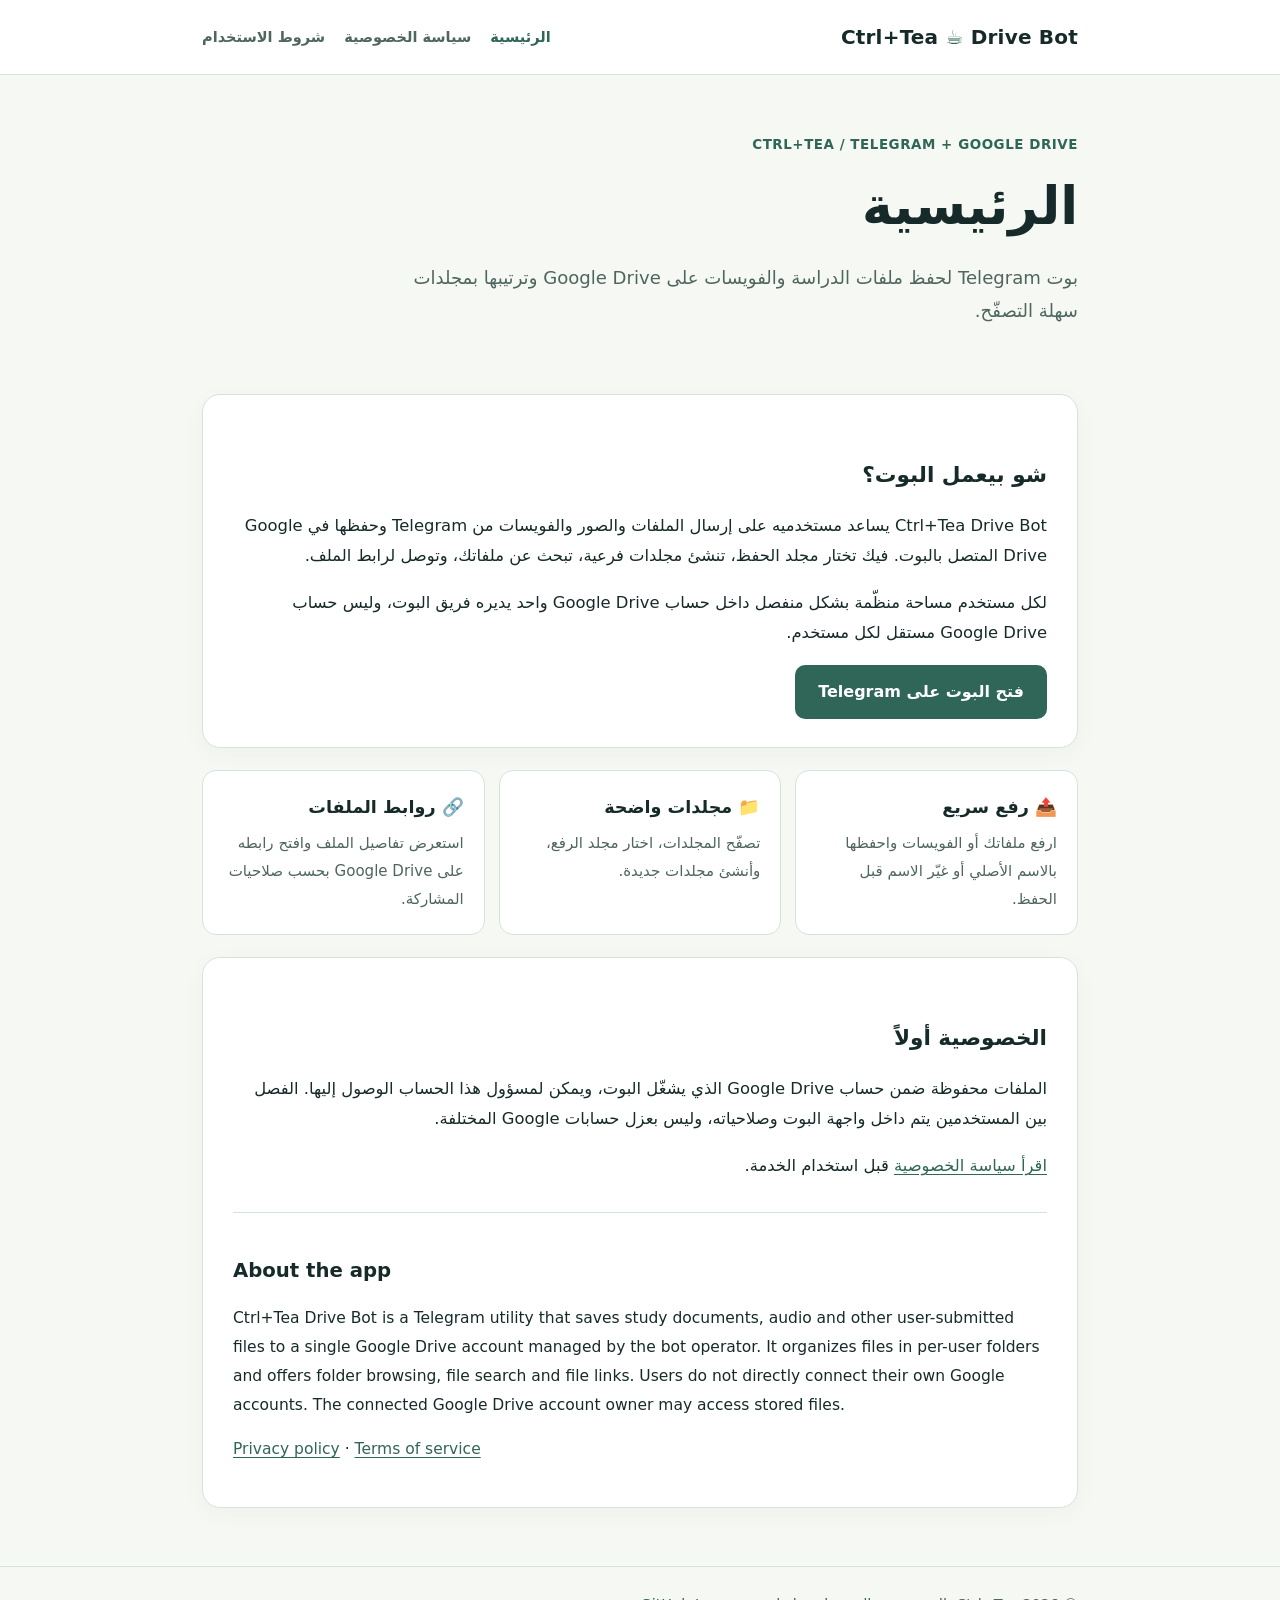
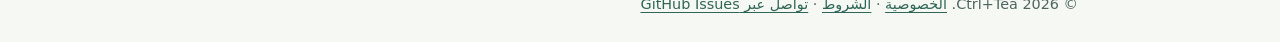
<file: docs/index.html>
<!doctype html>
<html lang="ar" dir="rtl">
<head>
<meta charset="utf-8">
<meta name="viewport" content="width=device-width, initial-scale=1">
<meta name="description" content="Ctrl+Tea Drive Bot — Telegram bot to upload, organize and access study files in Google Drive.">
<title>الرئيسية | Ctrl+Tea Drive Bot</title>
<link rel="stylesheet" href="styles.css">
</head>
<body>
<header class="topbar"><div class="shell">
<a class="brand" href="index.html">Ctrl+Tea <span class="cup">☕</span> Drive Bot</a>
<nav aria-label="التنقّل الأساسي">
<a href="index.html" aria-current="page">الرئيسية</a>
<a href="privacy.html">سياسة الخصوصية</a>
<a href="terms.html">شروط الاستخدام</a>
</nav></div></header>
<main class="shell">
<section class="hero"><div class="eyebrow">CTRL+TEA / TELEGRAM + GOOGLE DRIVE</div><h1>الرئيسية</h1><p class="lead">بوت Telegram لحفظ ملفات الدراسة والفويسات على Google Drive وترتيبها بمجلدات سهلة التصفّح.</p></section>

<div class="panel"><h2>شو بيعمل البوت؟</h2><p>Ctrl+Tea Drive Bot يساعد مستخدميه على إرسال الملفات والصور والفويسات من Telegram وحفظها في Google Drive المتصل بالبوت. فيك تختار مجلد الحفظ، تنشئ مجلدات فرعية، تبحث عن ملفاتك، وتوصل لرابط الملف.</p>
<p>لكل مستخدم مساحة منظّمة بشكل منفصل داخل حساب Google Drive واحد يديره فريق البوت، وليس حساب Google Drive مستقل لكل مستخدم.</p>
<a class="btn" href="https://t.me/CTRLTEADriveTelegramBot">فتح البوت على Telegram</a></div>
<div class="cards"><div class="card"><h2>📤 رفع سريع</h2><p>ارفع ملفاتك أو الفويسات واحفظها بالاسم الأصلي أو غيّر الاسم قبل الحفظ.</p></div><div class="card"><h2>📁 مجلدات واضحة</h2><p>تصفّح المجلدات، اختار مجلد الرفع، وأنشئ مجلدات جديدة.</p></div><div class="card"><h2>🔗 روابط الملفات</h2><p>استعرض تفاصيل الملف وافتح رابطه على Google Drive بحسب صلاحيات المشاركة.</p></div></div>
<div class="panel"><h2>الخصوصية أولاً</h2><p>الملفات محفوظة ضمن حساب Google Drive الذي يشغّل البوت، ويمكن لمسؤول هذا الحساب الوصول إليها. الفصل بين المستخدمين يتم داخل واجهة البوت وصلاحياته، وليس بعزل حسابات Google المختلفة.</p><p><a href="privacy.html">اقرأ سياسة الخصوصية</a> قبل استخدام الخدمة.</p>
<div class="en" lang="en"><h2>About the app</h2><p>Ctrl+Tea Drive Bot is a Telegram utility that saves study documents, audio and other user-submitted files to a single Google Drive account managed by the bot operator. It organizes files in per-user folders and offers folder browsing, file search and file links. Users do not directly connect their own Google accounts. The connected Google Drive account owner may access stored files.</p><p><a href="privacy.html">Privacy policy</a> · <a href="terms.html">Terms of service</a></p></div></div>
</main>
<footer class="footer"><div class="shell">© 2026 Ctrl+Tea. <a href="privacy.html">الخصوصية</a> · <a href="terms.html">الشروط</a> · <a href="https://github.com/MulhamSadeh/DriveTelegramBot/issues" target="_blank" rel="noopener noreferrer">تواصل عبر GitHub Issues</a></div></footer>
</body></html>
</file>
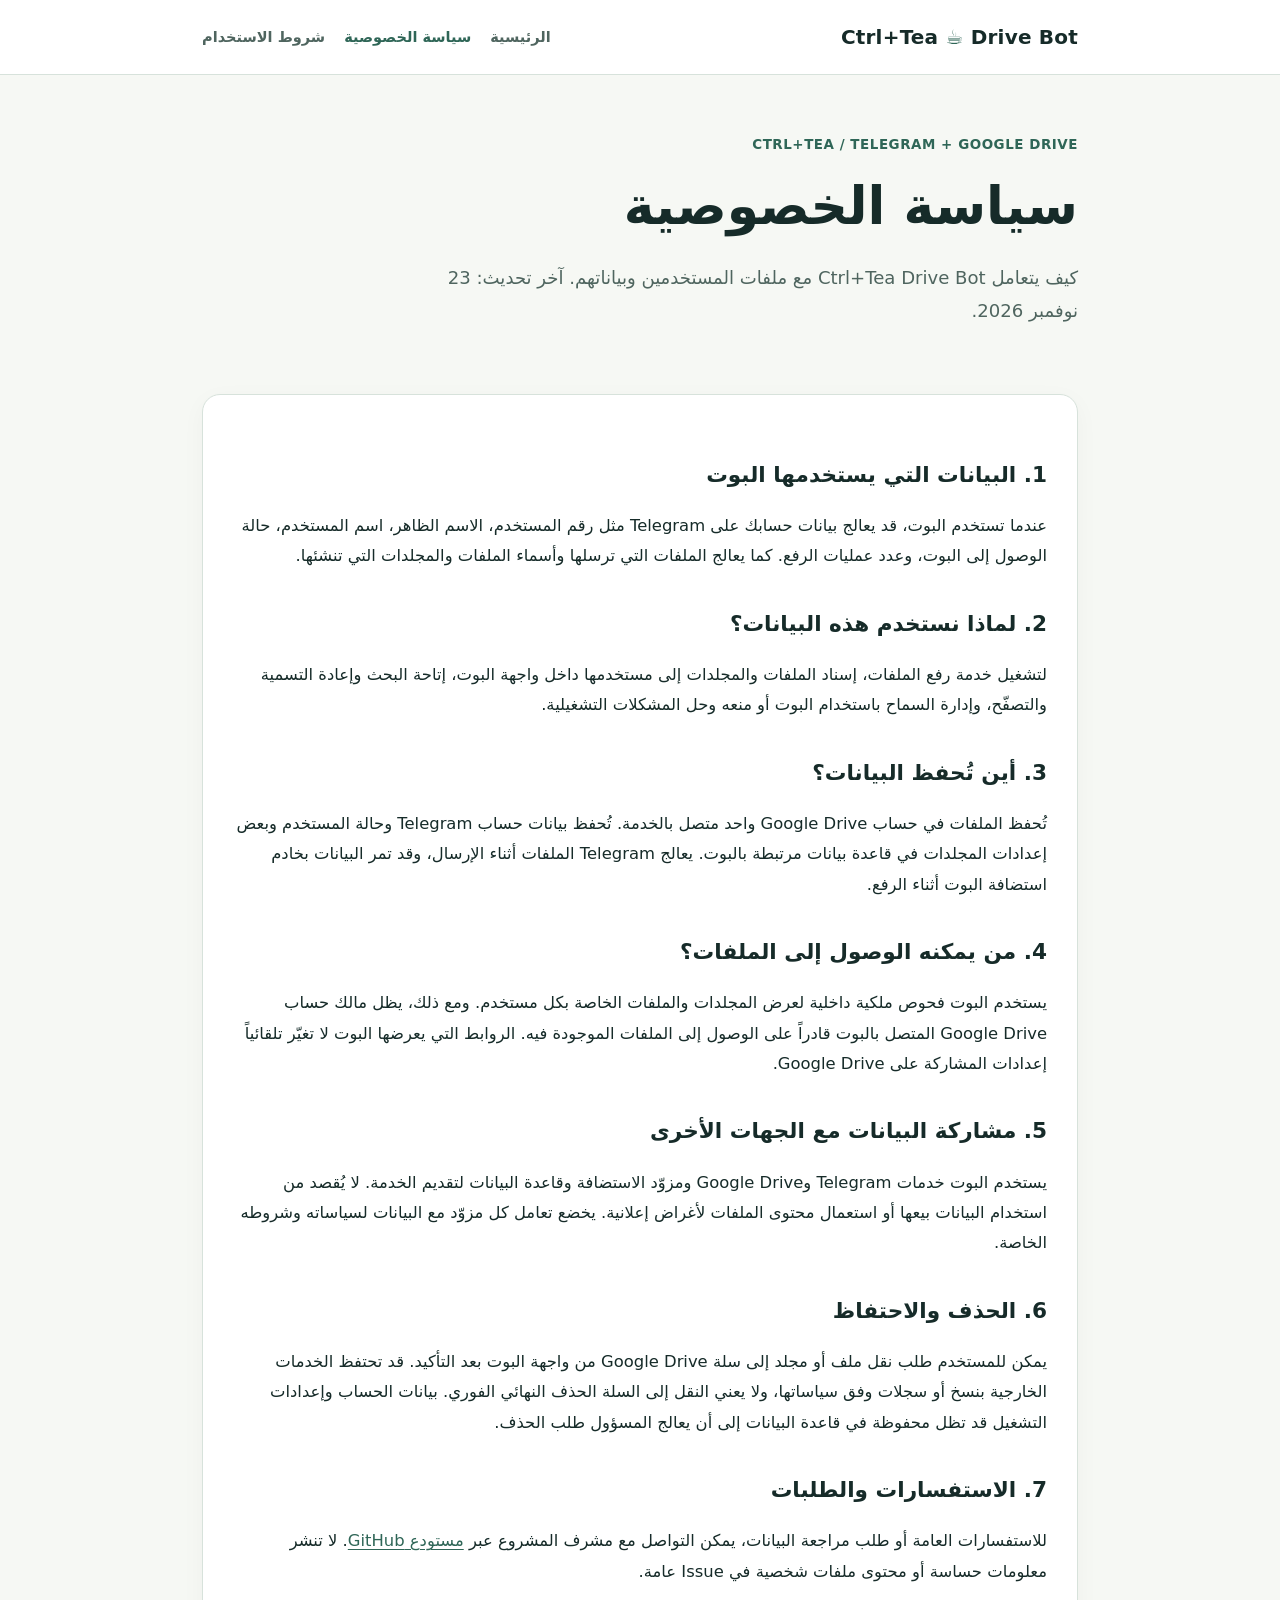
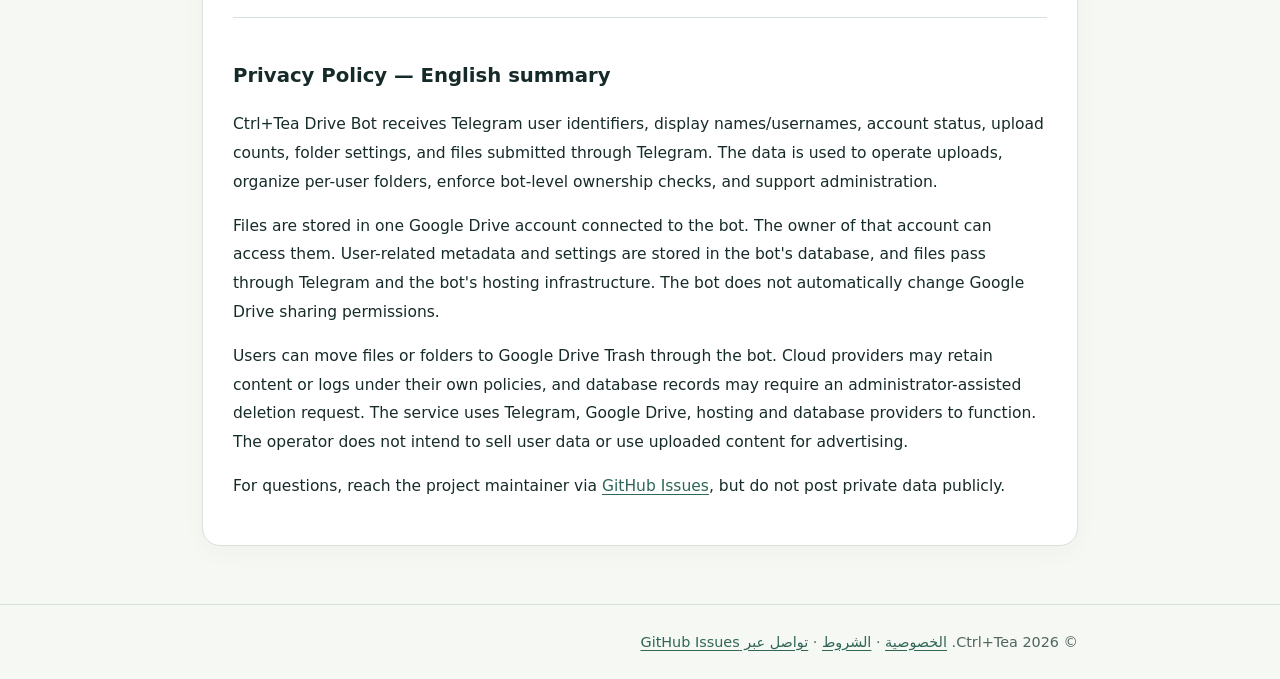
<file: docs/privacy.html>
<!doctype html>
<html lang="ar" dir="rtl">
<head>
<meta charset="utf-8">
<meta name="viewport" content="width=device-width, initial-scale=1">
<meta name="description" content="Privacy policy explaining how Ctrl+Tea Drive Bot processes Telegram account data and uploaded Google Drive files.">
<title>سياسة الخصوصية | Ctrl+Tea Drive Bot</title>
<link rel="stylesheet" href="styles.css">
</head>
<body>
<header class="topbar"><div class="shell">
<a class="brand" href="index.html">Ctrl+Tea <span class="cup">☕</span> Drive Bot</a>
<nav aria-label="التنقّل الأساسي">
<a href="index.html">الرئيسية</a>
<a href="privacy.html" aria-current="page">سياسة الخصوصية</a>
<a href="terms.html">شروط الاستخدام</a>
</nav></div></header>
<main class="shell">
<section class="hero"><div class="eyebrow">CTRL+TEA / TELEGRAM + GOOGLE DRIVE</div><h1>سياسة الخصوصية</h1><p class="lead">كيف يتعامل Ctrl+Tea Drive Bot مع ملفات المستخدمين وبياناتهم. آخر تحديث: 23 نوفمبر 2026.</p></section>

<article class="panel">
<h2>1. البيانات التي يستخدمها البوت</h2><p>عندما تستخدم البوت، قد يعالج بيانات حسابك على Telegram مثل رقم المستخدم، الاسم الظاهر، اسم المستخدم، حالة الوصول إلى البوت، وعدد عمليات الرفع. كما يعالج الملفات التي ترسلها وأسماء الملفات والمجلدات التي تنشئها.</p>
<h2>2. لماذا نستخدم هذه البيانات؟</h2><p>لتشغيل خدمة رفع الملفات، إسناد الملفات والمجلدات إلى مستخدمها داخل واجهة البوت، إتاحة البحث وإعادة التسمية والتصفّح، وإدارة السماح باستخدام البوت أو منعه وحل المشكلات التشغيلية.</p>
<h2>3. أين تُحفظ البيانات؟</h2><p>تُحفظ الملفات في حساب Google Drive واحد متصل بالخدمة. تُحفظ بيانات حساب Telegram وحالة المستخدم وبعض إعدادات المجلدات في قاعدة بيانات مرتبطة بالبوت. يعالج Telegram الملفات أثناء الإرسال، وقد تمر البيانات بخادم استضافة البوت أثناء الرفع.</p>
<h2>4. من يمكنه الوصول إلى الملفات؟</h2><p>يستخدم البوت فحوص ملكية داخلية لعرض المجلدات والملفات الخاصة بكل مستخدم. ومع ذلك، يظل مالك حساب Google Drive المتصل بالبوت قادراً على الوصول إلى الملفات الموجودة فيه. الروابط التي يعرضها البوت لا تغيّر تلقائياً إعدادات المشاركة على Google Drive.</p>
<h2>5. مشاركة البيانات مع الجهات الأخرى</h2><p>يستخدم البوت خدمات Telegram وGoogle Drive ومزوّد الاستضافة وقاعدة البيانات لتقديم الخدمة. لا يُقصد من استخدام البيانات بيعها أو استعمال محتوى الملفات لأغراض إعلانية. يخضع تعامل كل مزوّد مع البيانات لسياساته وشروطه الخاصة.</p>
<h2>6. الحذف والاحتفاظ</h2><p>يمكن للمستخدم طلب نقل ملف أو مجلد إلى سلة Google Drive من واجهة البوت بعد التأكيد. قد تحتفظ الخدمات الخارجية بنسخ أو سجلات وفق سياساتها، ولا يعني النقل إلى السلة الحذف النهائي الفوري. بيانات الحساب وإعدادات التشغيل قد تظل محفوظة في قاعدة البيانات إلى أن يعالج المسؤول طلب الحذف.</p>
<h2>7. الاستفسارات والطلبات</h2><p>للاستفسارات العامة أو طلب مراجعة البيانات، يمكن التواصل مع مشرف المشروع عبر <a href="https://github.com/MulhamSadeh/DriveTelegramBot/issues">مستودع GitHub</a>. لا تنشر معلومات حساسة أو محتوى ملفات شخصية في Issue عامة.</p>
<div class="en" lang="en">
<h2>Privacy Policy — English summary</h2>
<p>Ctrl+Tea Drive Bot receives Telegram user identifiers, display names/usernames, account status, upload counts, folder settings, and files submitted through Telegram. The data is used to operate uploads, organize per-user folders, enforce bot-level ownership checks, and support administration.</p>
<p>Files are stored in one Google Drive account connected to the bot. The owner of that account can access them. User-related metadata and settings are stored in the bot's database, and files pass through Telegram and the bot's hosting infrastructure. The bot does not automatically change Google Drive sharing permissions.</p>
<p>Users can move files or folders to Google Drive Trash through the bot. Cloud providers may retain content or logs under their own policies, and database records may require an administrator-assisted deletion request. The service uses Telegram, Google Drive, hosting and database providers to function. The operator does not intend to sell user data or use uploaded content for advertising.</p>
<p>For questions, reach the project maintainer via <a href="https://github.com/MulhamSadeh/DriveTelegramBot/issues">GitHub Issues</a>, but do not post private data publicly.</p>
</div></article>
</main>
<footer class="footer"><div class="shell">© 2026 Ctrl+Tea. <a href="privacy.html">الخصوصية</a> · <a href="terms.html">الشروط</a> · <a href="https://github.com/MulhamSadeh/DriveTelegramBot/issues" target="_blank" rel="noopener noreferrer">تواصل عبر GitHub Issues</a></div></footer>
</body></html>
</file>
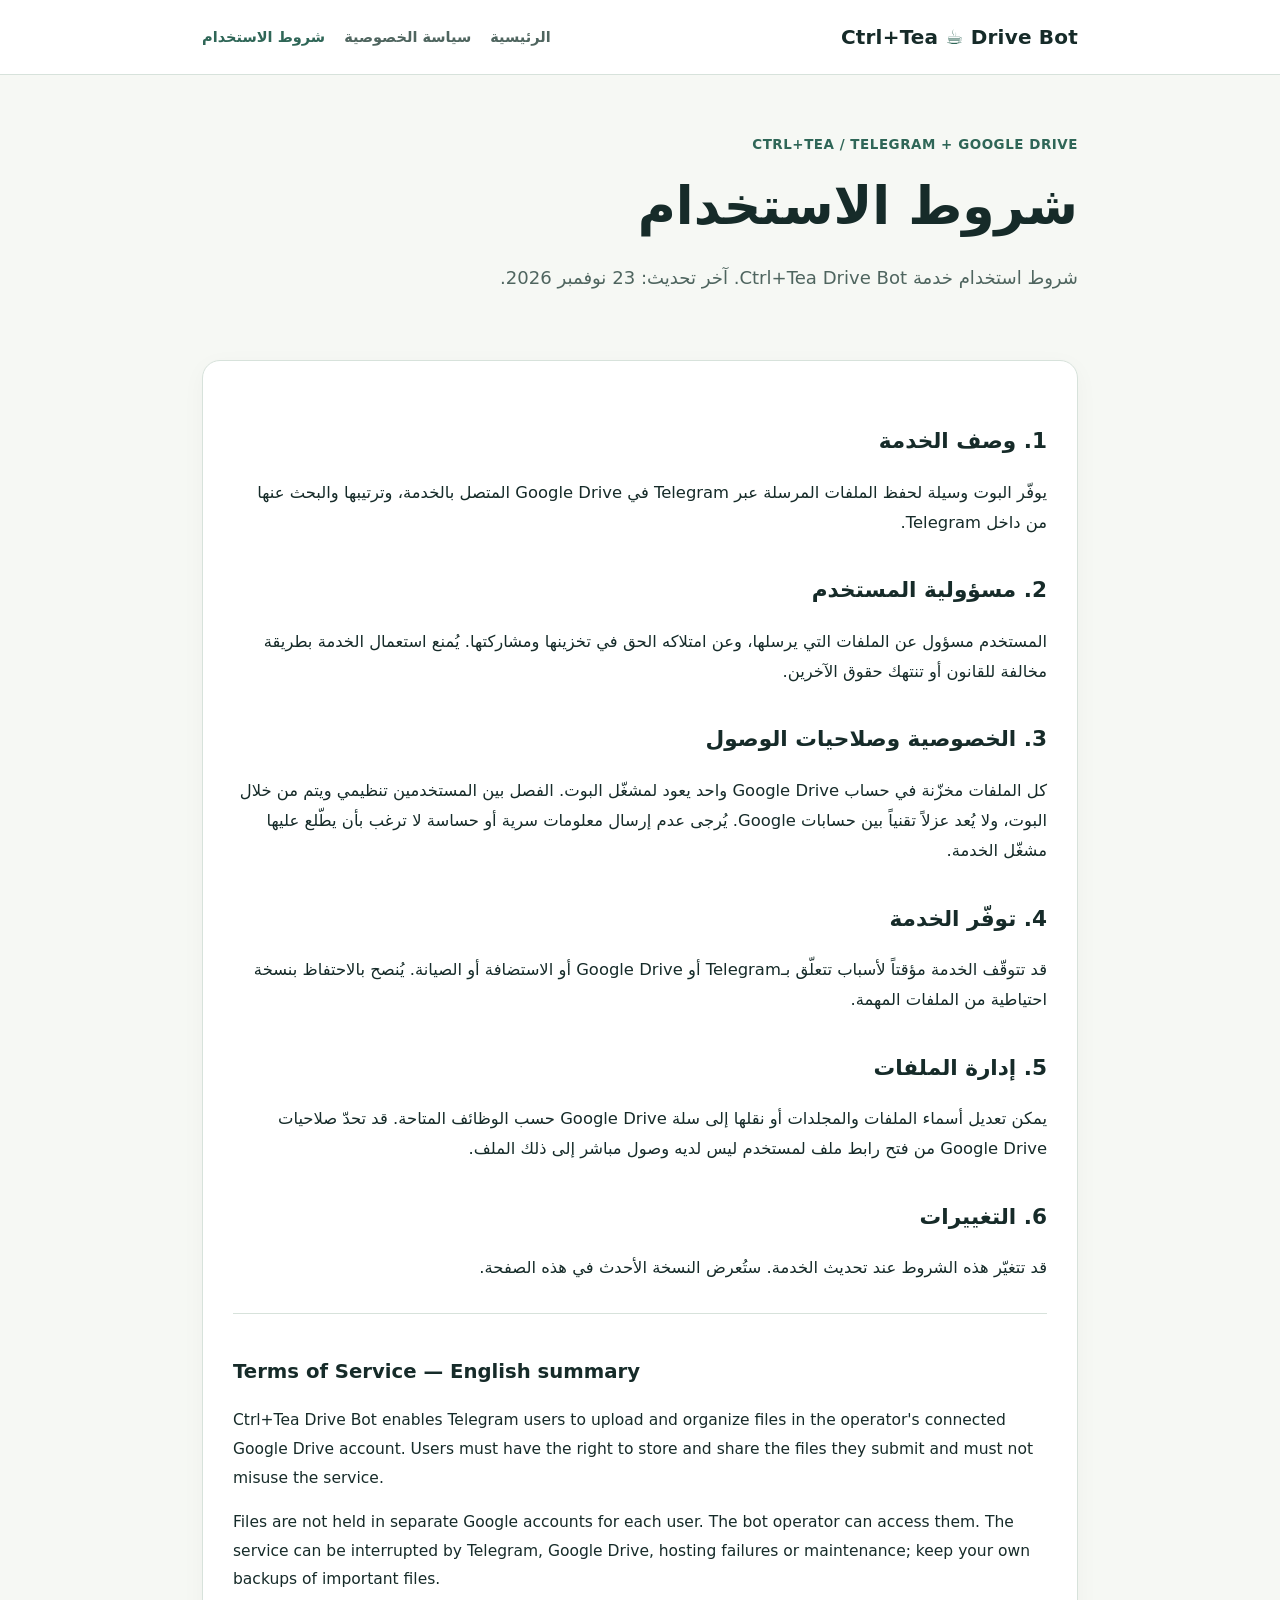
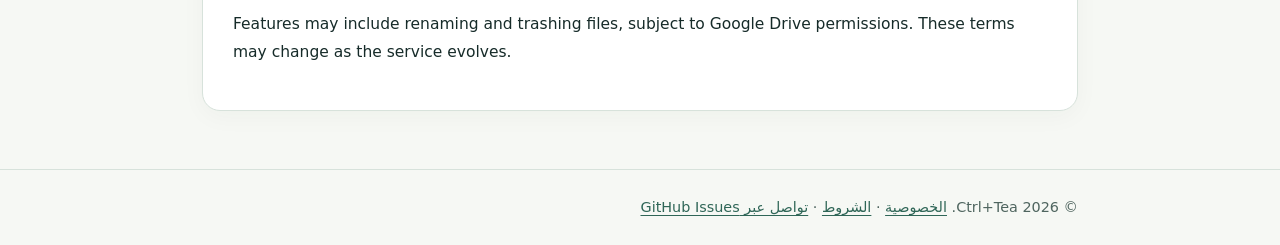
<file: docs/terms.html>
<!doctype html>
<html lang="ar" dir="rtl">
<head>
<meta charset="utf-8">
<meta name="viewport" content="width=device-width, initial-scale=1">
<meta name="description" content="Terms of service for the Ctrl+Tea Telegram Drive file storage and navigation bot.">
<title>شروط الاستخدام | Ctrl+Tea Drive Bot</title>
<link rel="stylesheet" href="styles.css">
</head>
<body>
<header class="topbar"><div class="shell">
<a class="brand" href="index.html">Ctrl+Tea <span class="cup">☕</span> Drive Bot</a>
<nav aria-label="التنقّل الأساسي">
<a href="index.html">الرئيسية</a>
<a href="privacy.html">سياسة الخصوصية</a>
<a href="terms.html" aria-current="page">شروط الاستخدام</a>
</nav></div></header>
<main class="shell">
<section class="hero"><div class="eyebrow">CTRL+TEA / TELEGRAM + GOOGLE DRIVE</div><h1>شروط الاستخدام</h1><p class="lead">شروط استخدام خدمة Ctrl+Tea Drive Bot. آخر تحديث: 23 نوفمبر 2026.</p></section>

<article class="panel">
<h2>1. وصف الخدمة</h2><p>يوفّر البوت وسيلة لحفظ الملفات المرسلة عبر Telegram في Google Drive المتصل بالخدمة، وترتيبها والبحث عنها من داخل Telegram.</p>
<h2>2. مسؤولية المستخدم</h2><p>المستخدم مسؤول عن الملفات التي يرسلها، وعن امتلاكه الحق في تخزينها ومشاركتها. يُمنع استعمال الخدمة بطريقة مخالفة للقانون أو تنتهك حقوق الآخرين.</p>
<h2>3. الخصوصية وصلاحيات الوصول</h2><p>كل الملفات مخزّنة في حساب Google Drive واحد يعود لمشغّل البوت. الفصل بين المستخدمين تنظيمي ويتم من خلال البوت، ولا يُعد عزلاً تقنياً بين حسابات Google. يُرجى عدم إرسال معلومات سرية أو حساسة لا ترغب بأن يطّلع عليها مشغّل الخدمة.</p>
<h2>4. توفّر الخدمة</h2><p>قد تتوقّف الخدمة مؤقتاً لأسباب تتعلّق بـTelegram أو Google Drive أو الاستضافة أو الصيانة. يُنصح بالاحتفاظ بنسخة احتياطية من الملفات المهمة.</p>
<h2>5. إدارة الملفات</h2><p>يمكن تعديل أسماء الملفات والمجلدات أو نقلها إلى سلة Google Drive حسب الوظائف المتاحة. قد تحدّ صلاحيات Google Drive من فتح رابط ملف لمستخدم ليس لديه وصول مباشر إلى ذلك الملف.</p>
<h2>6. التغييرات</h2><p>قد تتغيّر هذه الشروط عند تحديث الخدمة. ستُعرض النسخة الأحدث في هذه الصفحة.</p>
<div class="en" lang="en">
<h2>Terms of Service — English summary</h2>
<p>Ctrl+Tea Drive Bot enables Telegram users to upload and organize files in the operator's connected Google Drive account. Users must have the right to store and share the files they submit and must not misuse the service.</p>
<p>Files are not held in separate Google accounts for each user. The bot operator can access them. The service can be interrupted by Telegram, Google Drive, hosting failures or maintenance; keep your own backups of important files.</p>
<p>Features may include renaming and trashing files, subject to Google Drive permissions. These terms may change as the service evolves.</p>
</div></article>
</main>
<footer class="footer"><div class="shell">© 2026 Ctrl+Tea. <a href="privacy.html">الخصوصية</a> · <a href="terms.html">الشروط</a> · <a href="https://github.com/MulhamSadeh/DriveTelegramBot/issues" target="_blank" rel="noopener noreferrer">تواصل عبر GitHub Issues</a></div></footer>
</body></html>
</file>
<file: docs/styles.css>
:root{color-scheme:light;--ink:#162b29;--muted:#4f655f;--line:#d7e2db;--cream:#f6f8f4;--accent:#2f6657;--paper:#fff;--tea:#d9a876}
*{box-sizing:border-box}html{scroll-behavior:smooth}body{margin:0;font-family:system-ui,-apple-system,"Segoe UI",Tahoma,Arial,sans-serif;color:var(--ink);background:var(--cream);line-height:1.85}a{color:var(--accent);text-underline-offset:3px}
.shell{max-width:920px;margin:auto;padding:0 22px}.topbar{background:var(--paper);border-bottom:1px solid var(--line)}.topbar .shell{display:flex;gap:16px;align-items:center;justify-content:space-between;min-height:74px;flex-wrap:wrap}.brand{font-size:1.25rem;font-weight:800;color:var(--ink);text-decoration:none;letter-spacing:.01em}.brand .cup{color:var(--accent)}nav{display:flex;gap:19px;flex-wrap:wrap}nav a{font-size:.91rem;text-decoration:none;font-weight:700;color:var(--muted)}nav a:hover,nav a[aria-current=page]{color:var(--accent)}
.hero{padding:58px 0 28px}.eyebrow{font-size:.84rem;font-weight:800;color:var(--accent);letter-spacing:.04em}h1{font-size:clamp(2.05rem,5.3vw,3.25rem);line-height:1.4;margin:12px 0 16px}h2{font-size:1.35rem;margin:32px 0 10px}h3{margin:22px 0 9px}p,li{font-size:1.025rem}p.lead{max-width:670px;font-size:1.13rem;color:var(--muted)}.panel{background:var(--paper);border:1px solid var(--line);border-radius:18px;padding:28px 30px;margin:20px 0;box-shadow:0 6px 24px rgba(18,52,40,.035)}
.cards{display:grid;grid-template-columns:repeat(3,minmax(0,1fr));gap:14px;margin:22px 0}.card{background:#fff;border:1px solid var(--line);border-radius:14px;padding:20px}.card h2{font-size:1.1rem;margin:0 0 7px}.card p{font-size:.94rem;margin:0;color:var(--muted)}.btn{display:inline-block;background:var(--accent);color:#fff;padding:12px 23px;text-decoration:none;font-weight:800;border-radius:10px}.muted{color:var(--muted);font-size:.94rem}.en{direction:ltr;text-align:left;border-top:1px solid var(--line);margin-top:30px;padding-top:8px}.en h2{font-size:1.23rem}.en p,.en li{font-size:.97rem}ul{padding-inline-start:24px}.footer{border-top:1px solid var(--line);margin-top:58px;padding:24px 0;color:var(--muted);font-size:.9rem}
@media(max-width:650px){.hero{padding-top:36px}.panel{padding:20px}.cards{grid-template-columns:1fr}.topbar .shell{padding-top:10px;padding-bottom:10px}nav{gap:12px}}
</file>
